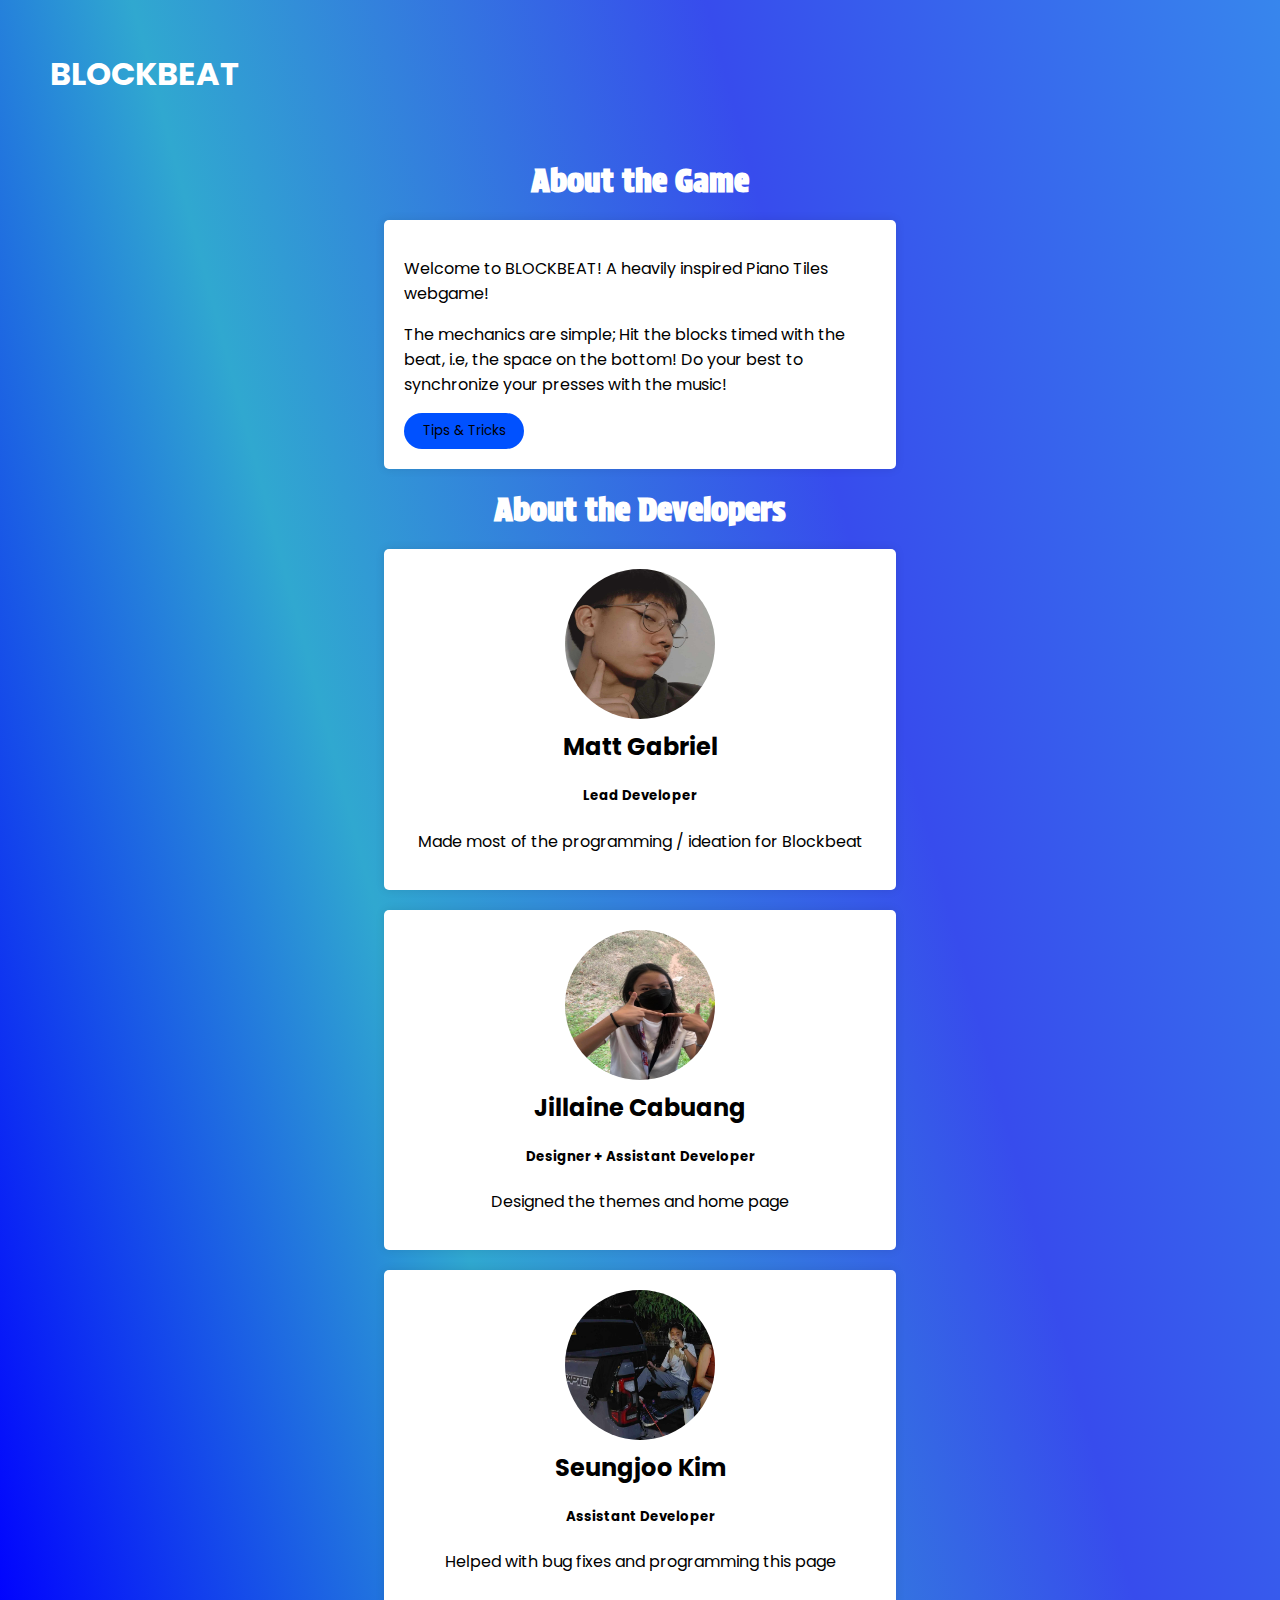
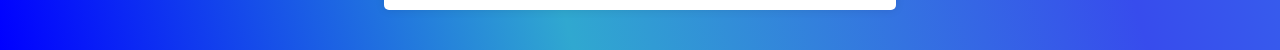
<file: about.html>
<!DOCTYPE html>
<html lang="en">
<head>
    <link rel="preconnect" href="https://fonts.googleapis.com">
    <link rel="preconnect" href="https://fonts.gstatic.com" crossorigin>
    <link href="https://fonts.googleapis.com/css2?family=Poppins:ital,wght@0,100;0,200;0,300;0,400;0,500;0,600;0,700;0,800;0,900;1,100;1,200;1,300;1,400;1,500;1,600;1,700;1,800;1,900&family=Protest+Strike&display=swap" rel="stylesheet">
    <meta charset="UTF-8">
    <meta name="viewport" content="width=device-width, initial-scale=1.0">
    <link rel="stylesheet" href="aboutstyle.css">
    <script src="aboutscripts.js"></script>
    <title>About</title>
</head>     
<body>
    <div class="title">
        <h1>BLOCKBEAT</h1>
    </div>

    <div class="container">
        <h1>About the Game</h1>
        <div class="about">
            <p>Welcome to BLOCKBEAT! A heavily inspired Piano Tiles webgame!</p>
            <p>The mechanics are simple; Hit the blocks timed with the beat, i.e, the space on the bottom! Do your best to synchronize your presses with the music!</p>
            <button onclick="toggleOverlay()">Tips &amp; Tricks</button>
        </div>
        

        <h1>About the Developers</h1>
        
        <div class="developer">
            <img src="matt.jpg" alt="Developer 1">
            <h2>Matt Gabriel</h2>
            <h5>Lead Developer</h5>
            <p>Made most of the programming / ideation for Blockbeat</p>
        </div>
        
        <div class="developer">
            <img src="jilla.jpg" alt="Developer 2">
            <h2>Jillaine Cabuang</h2>
            <h5>Designer + Assistant Developer</h5>
            <p>Designed the themes and home page</p>
        </div>
        
        <div class="developer">
            <img src="sj.jpg" alt="Developer 3">
            <h2>Seungjoo Kim</h2>
            <h5>Assistant Developer</h5>
            <p>Helped with bug fixes and programming this page</p>
        </div>

        <div class="overlay" id="overlay">
            <div class="overlay-content">
                <button onclick="toggleOverlay()">✖</button>
                <h2>Tips and Tricks</h2>
                <p>Refrain from hitting the keys when a note doesn't come up.</p>
                <p>Increase or decrease your volume if the music's volume doesn't sit right with you.</p>
                <p>Practice hand-eye coordination.</p>
                <p>Don't overthink it, if you synchronize with the music you'll do fine!</p>
            </div>
        </div>
    </div>
</body>
</html>
</file>
<file: aboutstyle.css>
body {
    font-family: "Poppins", sans-serif;
    margin: 0;
    padding: 0;
    background-image: linear-gradient(75deg, blue, #30A8D0, #374CED, #3786ED);
    overflow-x: hidden; 
}

.title {
    margin-top: 50px;
    margin-left: 50px;
    color: #fff;
}

.about {
    background-color: #fff;
    border-radius: 5px;
    box-shadow: 0 0 10px rgba(0, 0, 0, 0.1);
    padding: 20px;
    margin-bottom: 20px;
    text-align: left;
}

.about button {
    font-family: "Poppins", sans-serif;
    background-color: rgb(0, 81, 255);
    padding: 8px;
    width: 120px;
    margin-top: 0px;
    margin-bottom: 0px;
    border-radius: 50px;
    border-width: 0;
    transition: background-color 0.3s ease, transform 0.3s ease;
}

.about button:hover{
    font-family: "Poppins", sans-serif;
    background-color: #0077ff;
    transform: scale(1.05);
}

.container {
    width: 40%;
    margin: 0 auto;
    padding: 20px;
}

.container h1 {
    font-family: "Protest Strike", sans-serif;
    text-align: center;
    color: #fff;
    margin-bottom: 20px;
}

.developer {
    background-color: #fff;
    border-radius: 5px;
    box-shadow: 0 0 10px rgba(0, 0, 0, 0.1);
    padding: 20px;
    margin-bottom: 20px;
    text-align: center;
    transition: transform 0.3s ease;
}

.developer:hover {
    transform: translateY(-10px);
}


.developer img {
    width: 150px;
    height: 150px;
    border-radius: 50%;
    margin-bottom: 10px;
    vertical-align: middle;
}

.developer h2 {
    
    margin-top: 0;
    margin-bottom: 0;
}

.overlay {
    display: none;
    position: fixed;
    top: 0;
    left: 0;
    width: 100%;
    height: 100%;
    background-color: rgba(0, 0, 0, 0.7);
    z-index: 1000;
    opacity: 0;
    transition: opacity 0.3s ease;
}

.overlay button {
    padding: 0;
    height: 0;
    width: 0;
    border-width: 0;
    transition: background-color 0.3s ease, transform 0.3s ease;
}

.overlay button:hover {
    color: rgb(0, 0, 0);
    transform: scale(1.35);
    transform: scale(1.25);
}

.overlay-content {
    position: absolute;
    top: 25%;
    left: 50%;
    transform: translate(-50%, -50%);
    width: 800px;
    height: auto;
    background-color: white;
    padding: 20px;
    border-radius: 10px;
}
</file>
